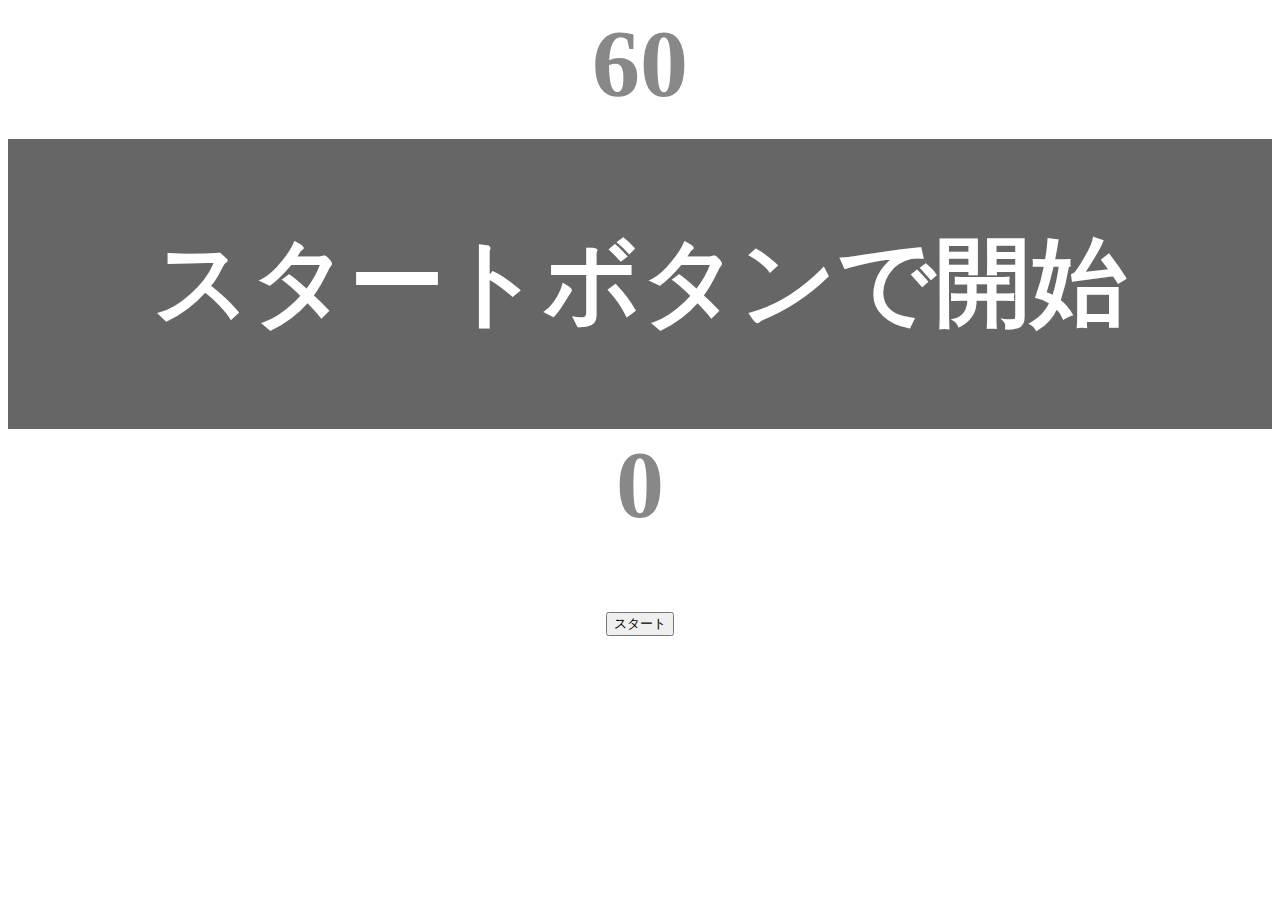
<file: kadai_002/index.html>
<!DOCTYPE html>
<html lang="ja">
<head>
  <meta charset="UTF-8">
  <meta name="viewport" content="width=device-width, initial-scale=1.0">
  <meta name="description" content="【JavaScript応用編】簡易的なタイピングゲームです。">
  <title>タイピングゲーム</title>
  <link rel="stylesheet" href="style.css">
</head>
<body>

  <p id="count" class="count">60</p>
  <div id="wrap" class="wrap">
    <span id="typed" class="typed"></span><span id="unt"></span>
  </div>

  <div id="message" class="count hidden">
    <div class="message">
      タイムアップ！<br>
    </div>
  </div> 
  <!-- <input type="text" class="text" id="text"> -->
  <p id="item" class="item">0</p>
  <button id="start">スタート</button>
  <script type="text/javascript" src="main.js"></script>
</body>
</html>
</file>
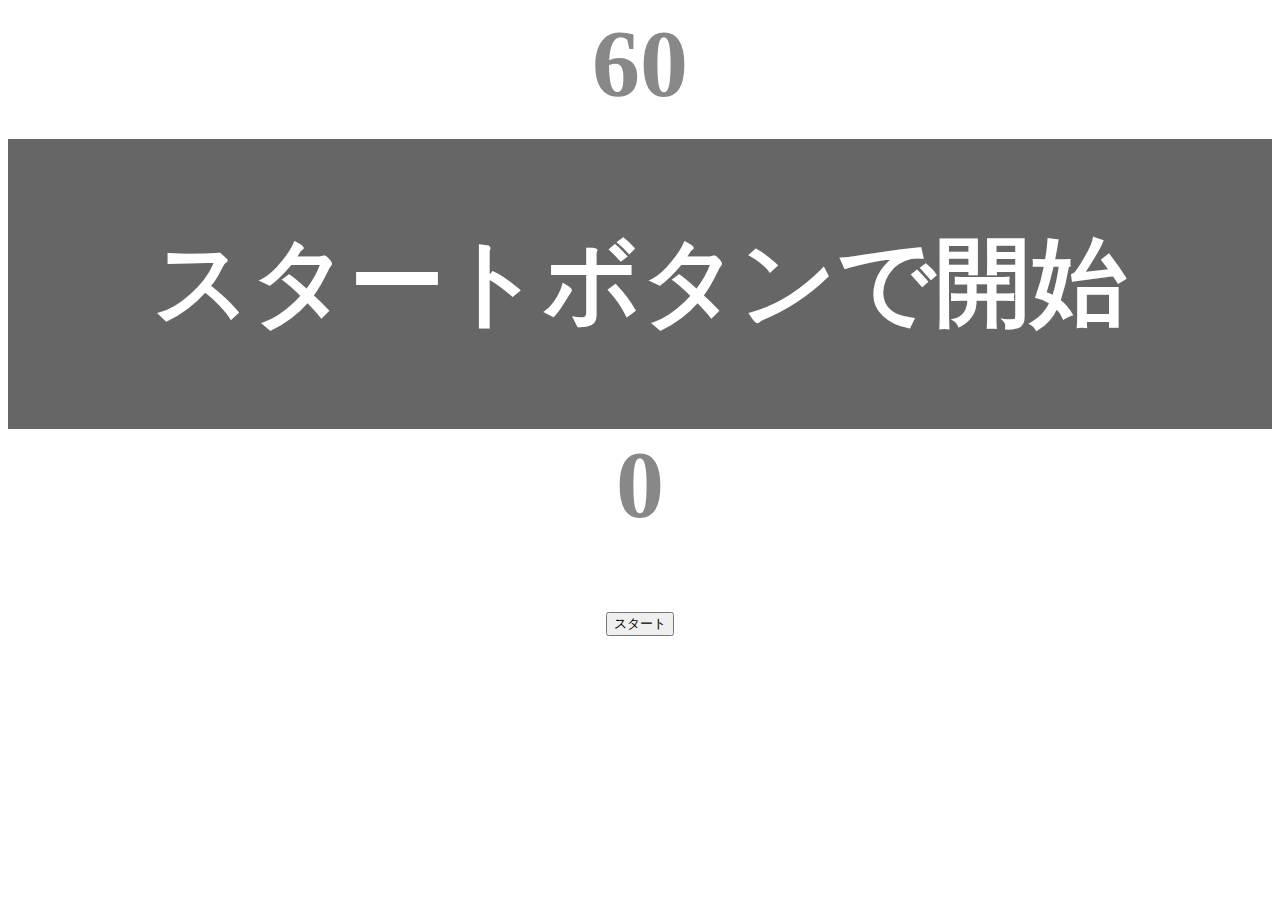
<file: kadai_001/typing/index.html>
<!DOCTYPE html>
<html lang="ja">
<head>
  <meta charset="UTF-8">
  <meta name="viewport" content="width=device-width, initial-scale=1.0">
  <meta name="description" content="【JavaScript応用編】簡易的なタイピングゲームです。">
  <title>タイピングゲーム</title>
  <link rel="stylesheet" href="style.css">
</head>
<body>

  <p id="count" class="count">60</p>
  <div id="wrap" class="wrap">
    <span id="typed" class="typed"></span><span id="unt"></span>
  </div>
  <!-- <input type="text" class="text" id="text"> -->
  <p id="item" class="item">0</p>
  <button id="start">スタート</button>
  <script type="text/javascript" src="main.js"></script>
</body>
</html>
</file>
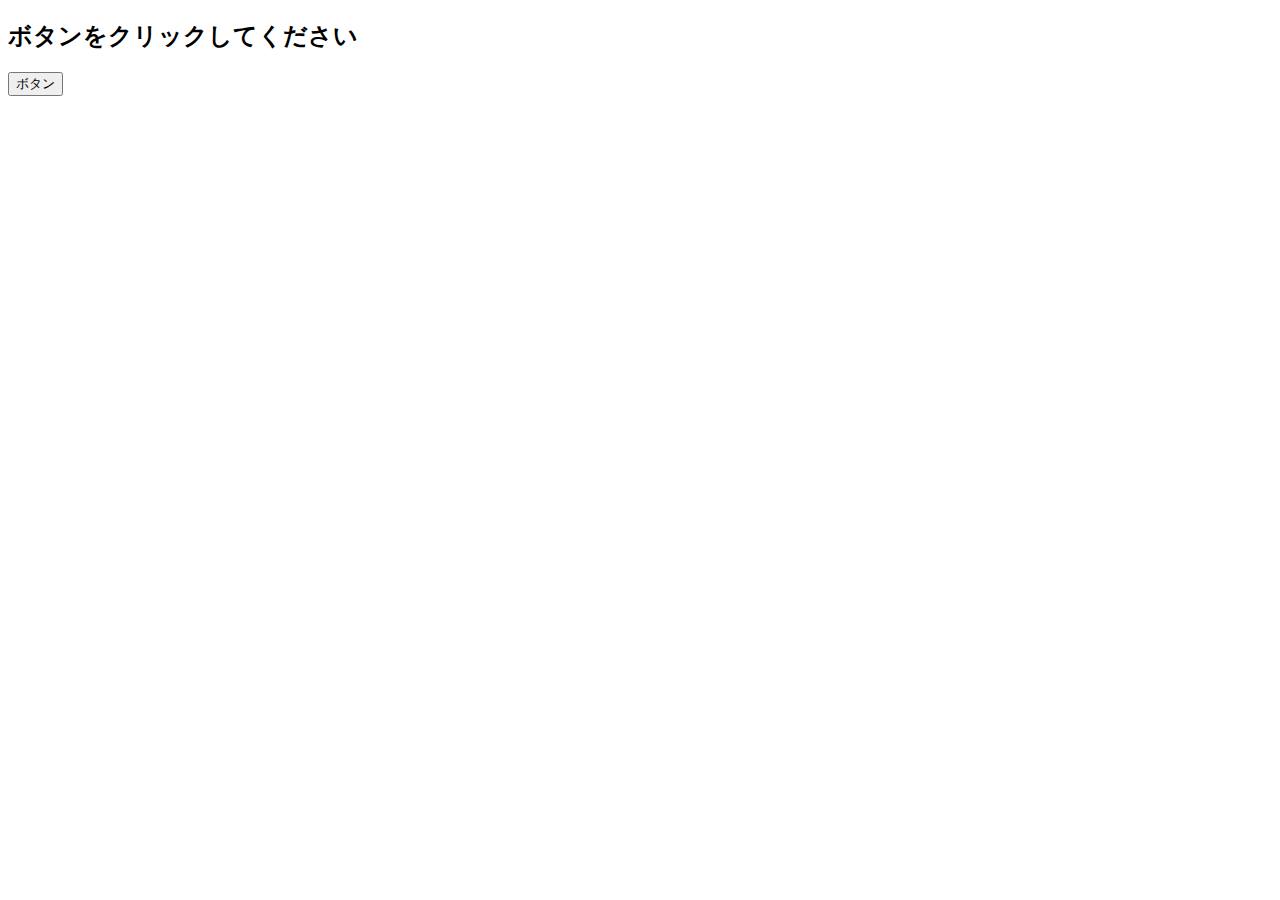
<file: kadai_019/event.html>
<!DOCTYPE html>
<html lang="ja">
<head>
  <meta charset="UTF-8">
  <meta name="viewport" content="width=device-width, initial-scale=1.0">
  <title>JavaScriptの基礎を学ぼう_19章課題</title>
</head>
<body>
  <h2 id="text">ボタンをクリックしてください</h2>
  <button id="btn">ボタン</button>
  <script src="event.js"></script>
</body>
</html>
</file>
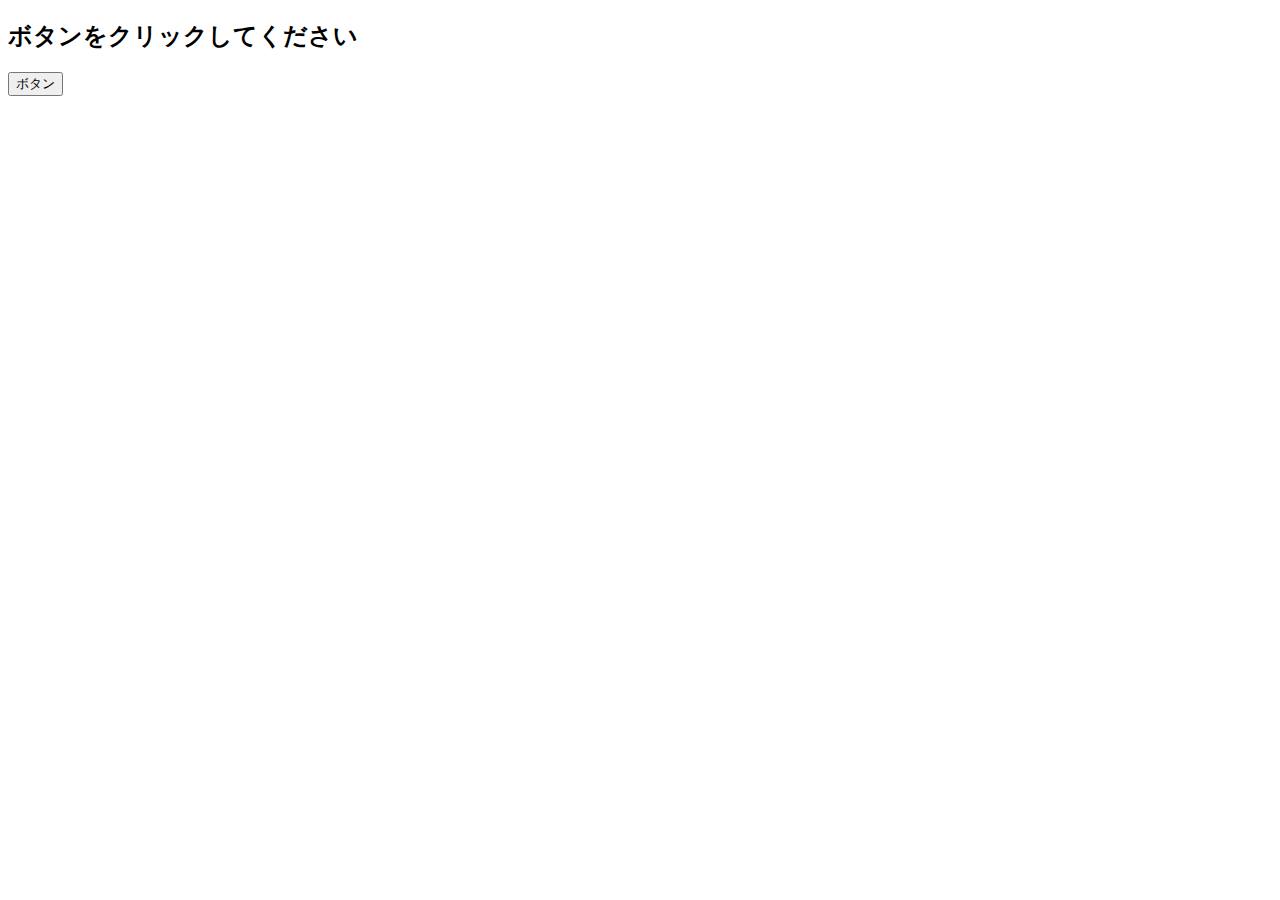
<file: kadai_020/event.html>
<!DOCTYPE html>
<html lang="ja">
<head>
  <meta charset="UTF-8">
  <meta name="viewport" content="width=device-width, initial-scale=1.0">
  <title>JavaScriptの基礎を学ぼう_20章課題</title>
</head>
<body>
  <h2 id="text">ボタンをクリックしてください</h2>
  <button id="btn">ボタン</button>
  <script src="event.js"></script>
</body>
</html>
</file>
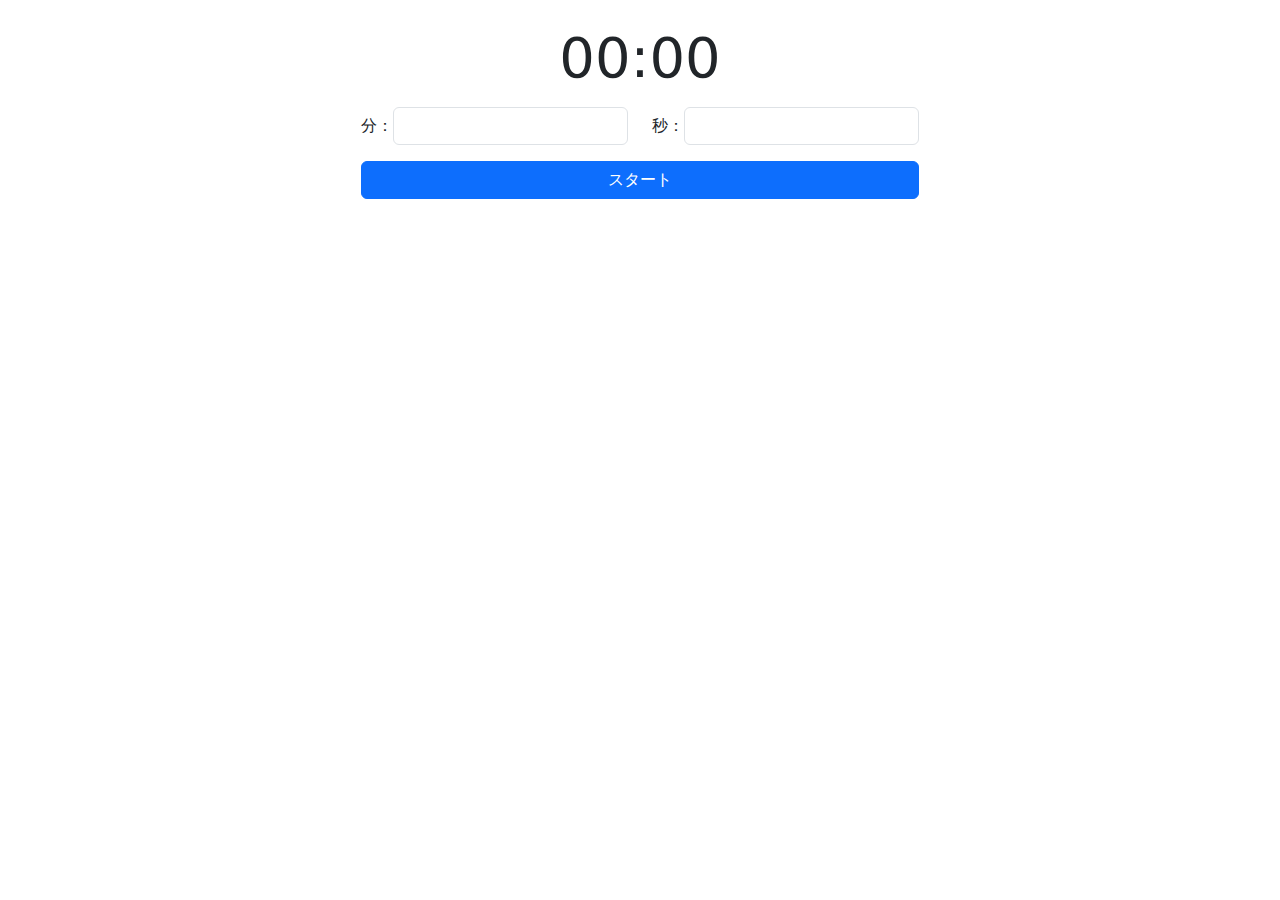
<file: kadai_debug_javascript/sampl_1.html>
<!DOCTYPE html>
<html lang="ja">

<head>
    <meta charset="UTF-8">
    <meta name="viewport" content="width=device-width, initial-scale=1.0">
    <title>タイマーアプリ</title>
    <link rel="stylesheet" href="https://cdn.jsdelivr.net/npm/bootstrap@5.3.0/dist/css/bootstrap.min.css">
    <style>
        .hidden {
            display: none;
        }
    </style>
</head>

<body class="container my-4 d-flex justify-content-center">
    <div class="text-center col-12 col-md-6">

        <!-- タイマー表示部分 -->
        <div>
            <span id="timer" class="display-4">00:00</span>
        </div>

        <!-- 入力フォーム -->
        <div id="inputForm" class="mt-3 hidden">
            <div class="row justify-content-center">
                <div class="col-6 d-flex align-items-center">
                    分：<input type="number" id="minutes" class="form-control" oninput="updateTimer()" min="0">
                </div>
                <div class="col-6 d-flex align-items-center">
                    秒：<input type="number" id="seconds" class="form-control" oninput="updateTimer()" min="0">
                </div>
            </div>
            <!-- エラーメッセージ -->
            <span id="error" class="hidden text-danger"></span>
        </div>

        <!-- ボタン -->
        <div class="mt-3">
            <button id="start" class="btn btn-primary mb-3 hidden w-100" onclick="startCountdown()">スタート</button>
            <div class="row justify-content-center">
                <div class="col-6">
                    <button id="pause" class="btn btn-info mb-3 hidden w-100" onclick="pauseCountdown()">一時停止</button>
                    <button id="resume" class="btn btn-info mb-3 hidden w-100" onclick="resumeCountdown()">再開</button>
                </div>
                <div class="col-6">
                    <button id="reset" class="btn btn-info mb-3 hidden w-100" onclick="resetCountdown()">リセット</i></button>
                </div>
            </div>
            <button id="setTime" class="btn btn-secondary mb-3 hidden w-100" onclick="setTimeMode()">設定</button>
            <button id="alertStop" class="btn btn-danger mt-5 hidden w-100 btn-lg rounded-pill" onclick="stopAlert()">アラート停止</button>
        </div>
    </div>

    <script>
        let countdownInterval;
        let alertInterval;
        let isPaused;

        // 入力フォームの値をタイマーに表示する関数
        function updateTimer() {
            let minutes = document.getElementById('minutes').value || 0;
            let seconds = document.getElementById('seconds').value || 0;

            // 入力フォームの値をチェック
            if (minutes < 0 || seconds < 0) {
                document.getElementById('error').innerText = "マイナスは入力できません";
                document.getElementById('error').classList.remove('hidden');
                return;
            }

            document.getElementById('error').classList.add('hidden');
            document.getElementById('timer').innerText = `${String(minutes).padStart(2, '0')}:${String(seconds).padStart(2, '0')}`;
        }

        // カウントダウンを開始する関数
        function startCountdown() {
            isPaused = false;
            let minutes = document.getElementById('minutes').value || 0;
            let seconds = document.getElementById('seconds').value || 0;
            let timeLeft = (minutes * 60) + parseInt(seconds);
            setMode("progress");
            countdownInterval = setInterval(() => {
                if(!isPaused) {
                    timeLeft--
                    if(timeLeft < 0) {
                        clearInterval(countdownInterval);
                        startAlert();
                    } else {
                        let m = Math.floor(timeLeft / 60);
                        let s = timeLeft % 60;
                        document.getElementById('timer').innerText = `${String(m).padStart(2, '0')}:${String(s).padStart(2, '0')}`;
                    }
                }
            }, 1000);
        }

        // カウントダウンを一時停止する関数
        function pauseCountdown() {
            isPaused = true;
            setMode("paused");
        }

        // カウントダウンを再開する関数
        function resumeCountdown() {
            isPaused = false;
            setMode("progress");
        }

        // カウントダウンをリセットする関数
        function resetCountdown() {
            clearInterval(countdownInterval);
            updateTimer();
            setMode("restart");
        }

        // 時間設定モードに変更する関数
        function setTimeMode() {
            clearInterval(countdownInterval);
            setMode("setting");
        }

        // アラートを開始する関数
        function startAlert() {
                alertInterval = setInterval(() => {
                document.body.style.backgroundColor = document.body.style.backgroundColor === 'red' ? 'white' : 'red';
            }, 1000);
            document.getElementById('alertStop').classList.remove('hidden')
        }

        // アラートを停止する関数
        function stopAlert() {

            clearInterval(alertInterval)
            document.body.style.backgroundColor = 'white';
            document.getElementById('alertStop').classList.add('hidden')
        };

        // HTML要素の表示を制御する関数
        function setMode(mode) {
            const modes = {
                setting: ["start", "inputForm"],
                progress: ["pause", "reset", "setTime"],
                paused: ["resume", "reset", "setTime"],
                restart: ["start", "setTime"],
            };

            // すべてのボタンと入力フォームを非表示にする
            const elements = document.querySelectorAll('#inputForm, #start, #pause, #resume, #reset, #setTime');
            elements.forEach(elem => elem.classList.add('hidden'));

            // 指定されたモードの要素だけを表示する
            const ids = modes[mode];
            ids.forEach(id => document.getElementById(id).classList.remove('hidden'));
            
        }

        // 初期状態をセット
        setMode("setting");
    </script>
</body>
</file>
<file: kadai_002/style.css>
body {
  font-size: 6em;
  text-align: center;
}
.count {
  margin: 0;
  font-weight: bold;
  color: #888;
}

.item {
  color: #888;
  font-weight: bold;
  margin: 0;
}
.wrap {
  margin-top: 20px;
  background-color: #666;
  padding: 80px 40px;
  font-weight: bold;
  color: #fff;
}

.typed {
  color: lightgreen;
}

.mistyped {
  background-color: red;
}
.hidden {
  display: none;
}

.message {
  color: #fff;
  margin-top: 20px;
  padding: 80px 40px;
  font-weight: bold;
}
</file>
<file: kadai_001/typing/style.css>
body {
  font-size: 6em;
  text-align: center;
}
.count {
  margin: 0;
  font-weight: bold;
  color: #888;
}

.item {
  color: #888;
  font-weight: bold;
  margin: 0;
}
.wrap {
  margin-top: 20px;
  background-color: #666;
  padding: 80px 40px;
  font-weight: bold;
  color: #fff;
}

.typed {
  color: lightgreen;
}

.mistyped {
  background-color: red;
}
</file>
